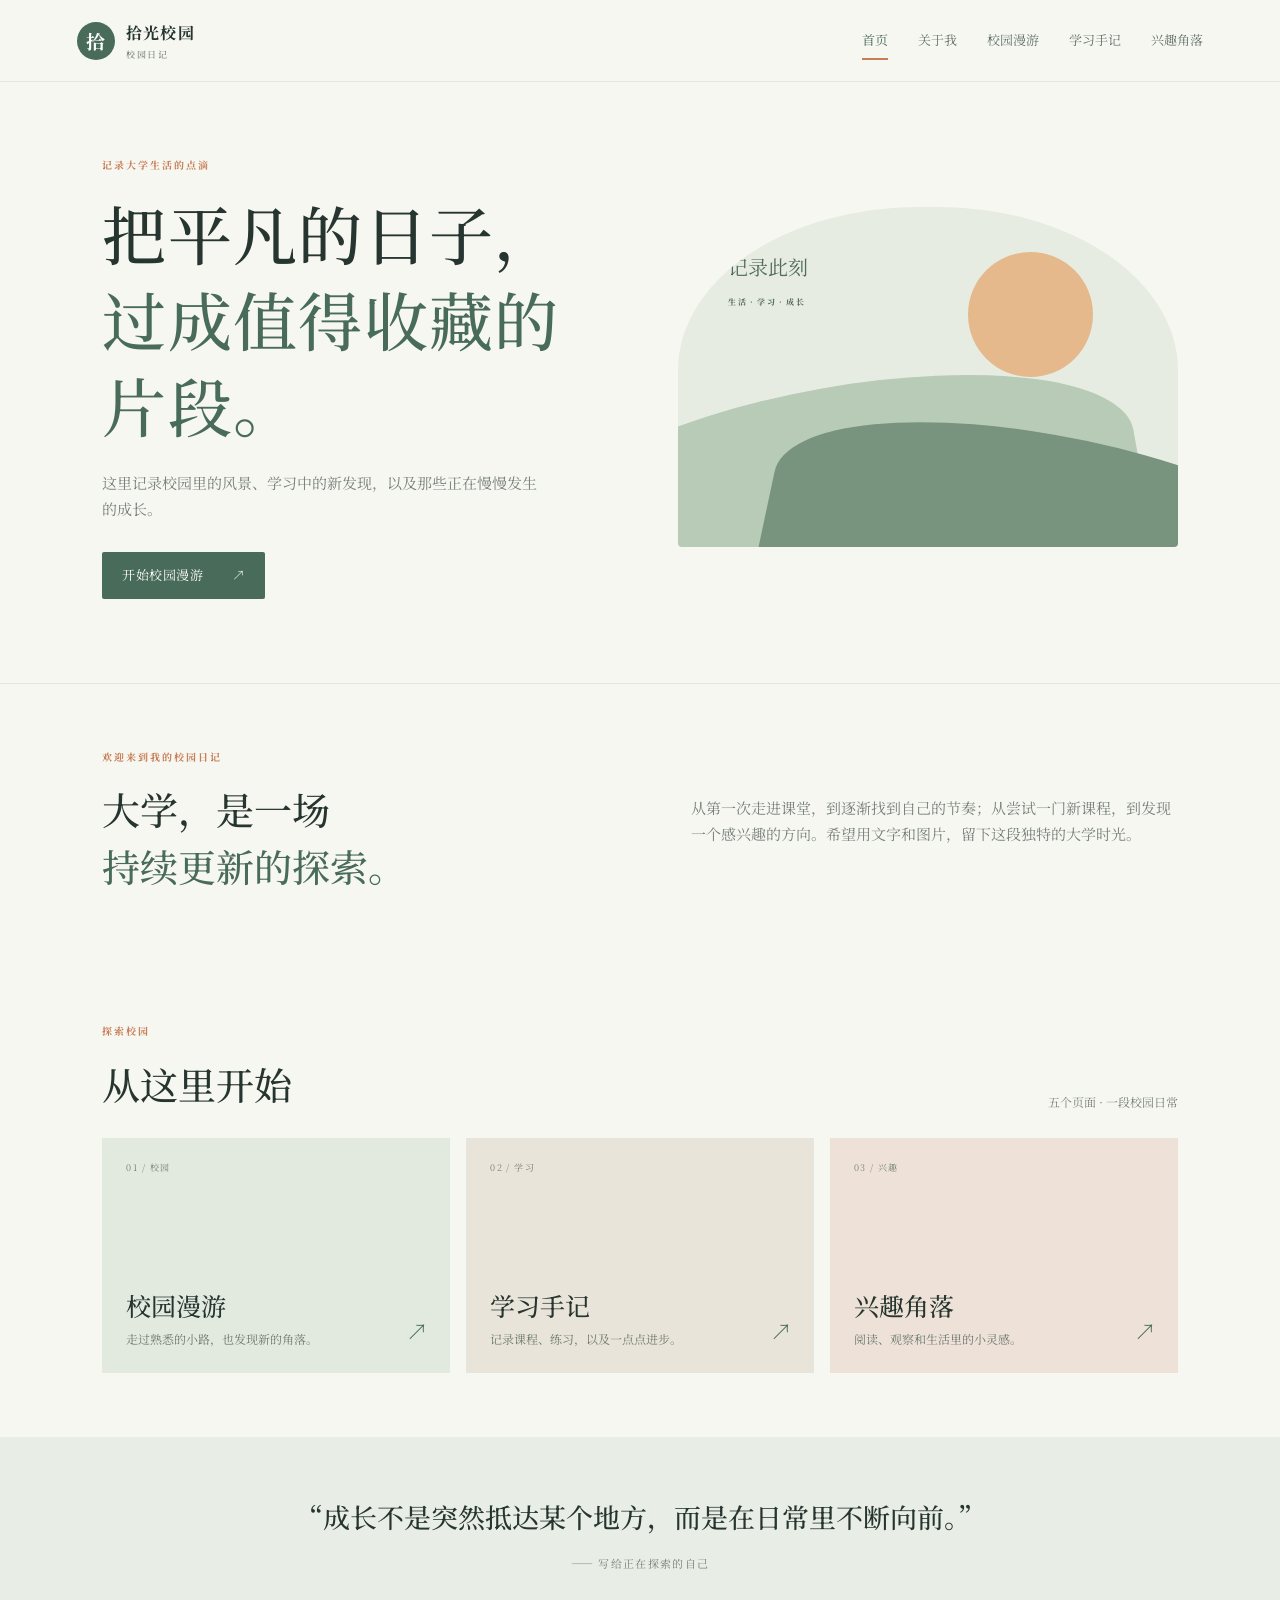
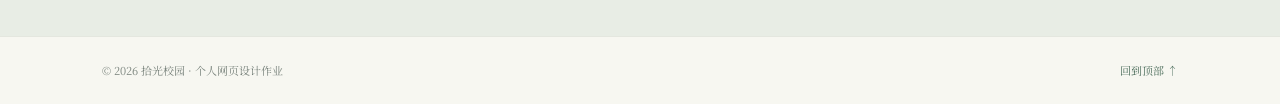
<file: index.html>
<!DOCTYPE html>
<html lang="zh-CN">
<head>
  <meta charset="UTF-8">
  <meta name="viewport" content="width=device-width, initial-scale=1.0">
  <meta name="description" content="记录大学生活、校园风景与成长片段的个人网站。">
  <title>拾光校园 | 首页</title>
  <link rel="stylesheet" href="web/css/style.css">
</head>
<body>
  <header class="site-header">
    <a class="brand" href="index.html"><span class="brand-mark">拾</span><span>拾光校园<small>校园日记</small></span></a>
    <button class="menu-toggle" aria-label="打开导航" aria-expanded="false">☰</button>
    <nav class="site-nav">
      <a class="active" href="index.html">首页</a>
      <a href="web/about.html">关于我</a>
      <a href="web/campus.html">校园漫游</a>
      <a href="web/study.html">学习手记</a>
      <a href="web/interests.html">兴趣角落</a>
    </nav>
  </header>

  <main>
    <section class="hero">
      <div class="hero-copy">
        <p class="eyebrow">记录大学生活的点滴</p>
        <h1>把平凡的日子，<br><em>过成值得收藏的片段。</em></h1>
        <p class="hero-text">这里记录校园里的风景、学习中的新发现，以及那些正在慢慢发生的成长。</p>
        <a class="button" href="web/campus.html">开始校园漫游 <span>↗</span></a>
      </div>
      <div class="hero-art">
        <div class="sun"></div>
        <div class="hill hill-back"></div>
        <div class="hill hill-front"></div>
        <div class="art-note">记录此刻<br><b>生活 · 学习 · 成长</b></div>
      </div>
    </section>

    <section class="section intro-grid">
      <div>
        <p class="eyebrow">欢迎来到我的校园日记</p>
        <h2>大学，是一场<br><em>持续更新的探索。</em></h2>
      </div>
      <p class="lead">从第一次走进课堂，到逐渐找到自己的节奏；从尝试一门新课程，到发现一个感兴趣的方向。希望用文字和图片，留下这段独特的大学时光。</p>
    </section>

    <section class="section">
      <div class="section-heading">
        <div><p class="eyebrow">探索校园</p><h2>从这里开始</h2></div>
        <span class="muted">五个页面 · 一段校园日常</span>
      </div>
      <div class="card-grid">
        <a class="feature-card card-campus" href="web/campus.html"><span class="card-number">01 / 校园</span><h3>校园漫游</h3><p>走过熟悉的小路，也发现新的角落。</p><span class="card-arrow">↗</span></a>
        <a class="feature-card card-study" href="web/study.html"><span class="card-number">02 / 学习</span><h3>学习手记</h3><p>记录课程、练习，以及一点点进步。</p><span class="card-arrow">↗</span></a>
        <a class="feature-card card-interest" href="web/interests.html"><span class="card-number">03 / 兴趣</span><h3>兴趣角落</h3><p>阅读、观察和生活里的小灵感。</p><span class="card-arrow">↗</span></a>
      </div>
    </section>

    <section class="quote-band">
      <p>“成长不是突然抵达某个地方，而是在日常里不断向前。”</p>
      <span>—— 写给正在探索的自己</span>
    </section>
  </main>

  <footer class="site-footer"><span>© 2026 拾光校园 · 个人网页设计作业</span><a href="index.html">回到顶部 ↑</a></footer>
  <script src="web/js/main.js"></script>
</body>
</html>
</file>
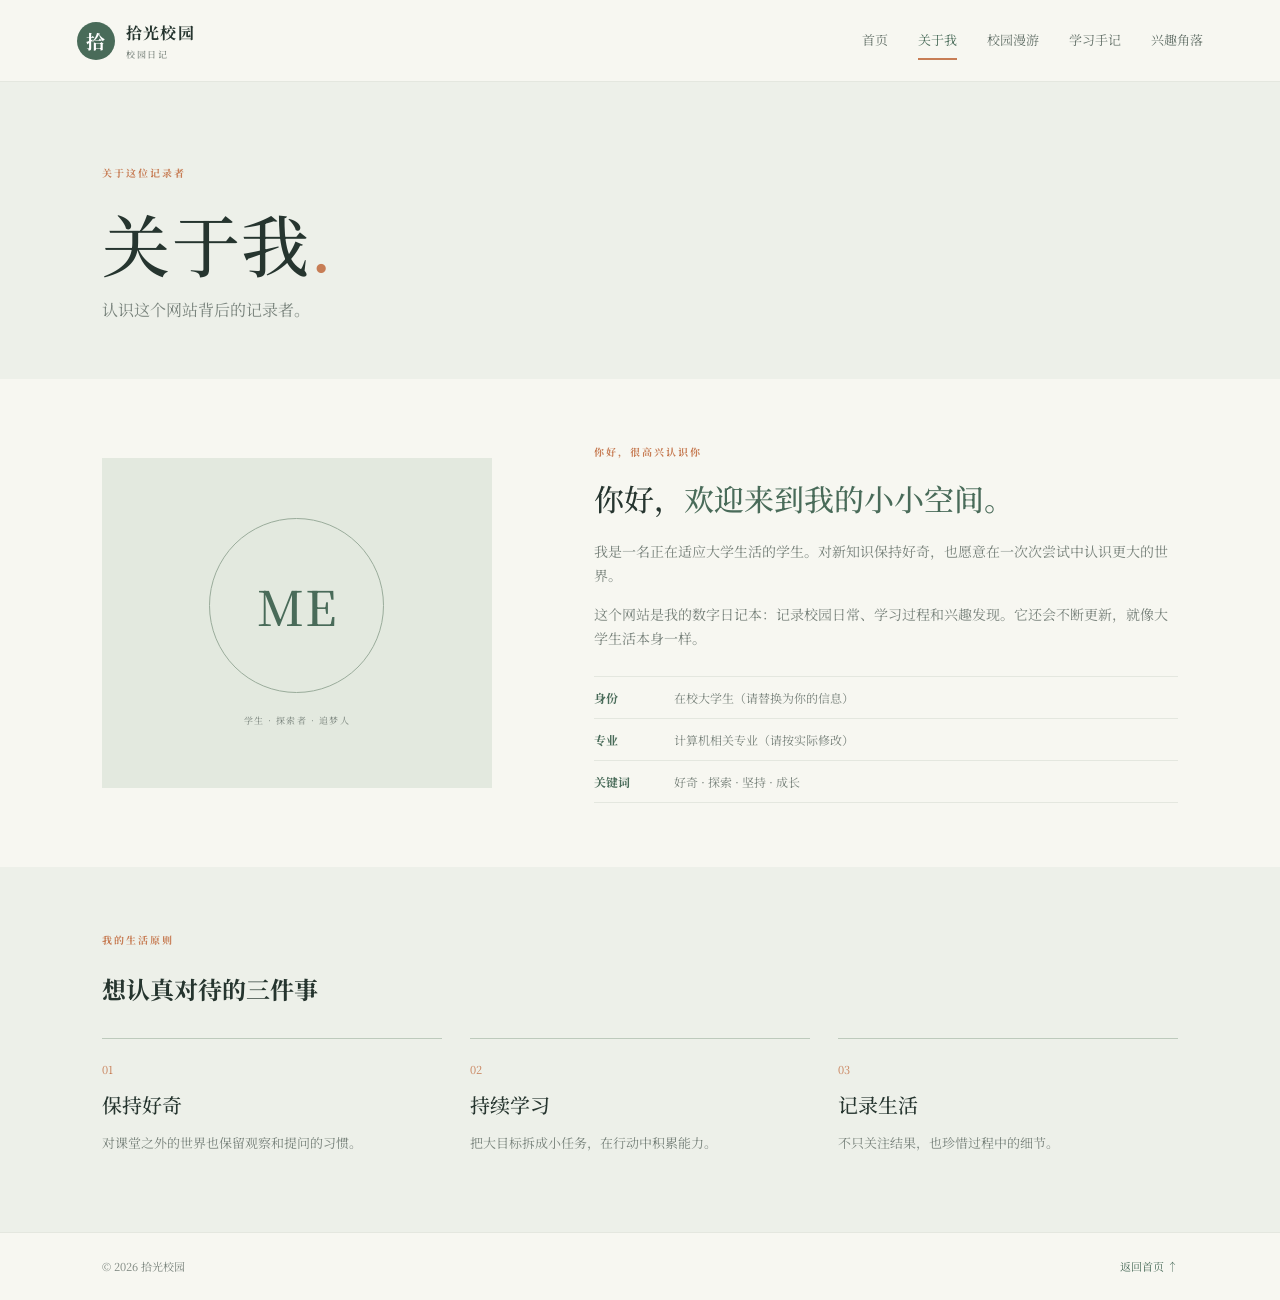
<file: web/about.html>
<!DOCTYPE html>
<html lang="zh-CN">
<head><meta charset="UTF-8"><meta name="viewport" content="width=device-width, initial-scale=1.0"><title>关于我 | 拾光校园</title><link rel="stylesheet" href="css/style.css"></head>
<body>
<header class="site-header"><a class="brand" href="../index.html"><span class="brand-mark">拾</span><span>拾光校园<small>校园日记</small></span></a><button class="menu-toggle" aria-label="打开导航" aria-expanded="false">☰</button><nav class="site-nav"><a href="../index.html">首页</a><a class="active" href="about.html">关于我</a><a href="campus.html">校园漫游</a><a href="study.html">学习手记</a><a href="interests.html">兴趣角落</a></nav></header>
<main class="page-main">
  <section class="page-hero"><p class="eyebrow">关于这位记录者</p><h1>关于我<span class="title-dot">.</span></h1><p>认识这个网站背后的记录者。</p></section>
  <section class="profile-layout section">
    <div class="profile-visual"><div class="profile-circle">ME</div><span>学生 · 探索者 · 追梦人</span></div>
    <div class="profile-copy"><p class="eyebrow">你好，很高兴认识你</p><h2>你好，<em>欢迎来到我的小小空间。</em></h2>
      <p>我是一名正在适应大学生活的学生。对新知识保持好奇，也愿意在一次次尝试中认识更大的世界。</p>
      <p>这个网站是我的数字日记本：记录校园日常、学习过程和兴趣发现。它还会不断更新，就像大学生活本身一样。</p>
      <div class="info-list"><div><b>身份</b><span>在校大学生（请替换为你的信息）</span></div><div><b>专业</b><span>计算机相关专业（请按实际修改）</span></div><div><b>关键词</b><span>好奇 · 探索 · 坚持 · 成长</span></div></div>
    </div>
  </section>
  <section class="section soft-panel"><p class="eyebrow">我的生活原则</p><h2>想认真对待的三件事</h2><div class="values-grid"><article><span>01</span><h3>保持好奇</h3><p>对课堂之外的世界也保留观察和提问的习惯。</p></article><article><span>02</span><h3>持续学习</h3><p>把大目标拆成小任务，在行动中积累能力。</p></article><article><span>03</span><h3>记录生活</h3><p>不只关注结果，也珍惜过程中的细节。</p></article></div></section>
</main>
<footer class="site-footer"><span>© 2026 拾光校园</span><a href="../index.html">返回首页 ↑</a></footer><script src="js/main.js"></script></body></html>
</file>
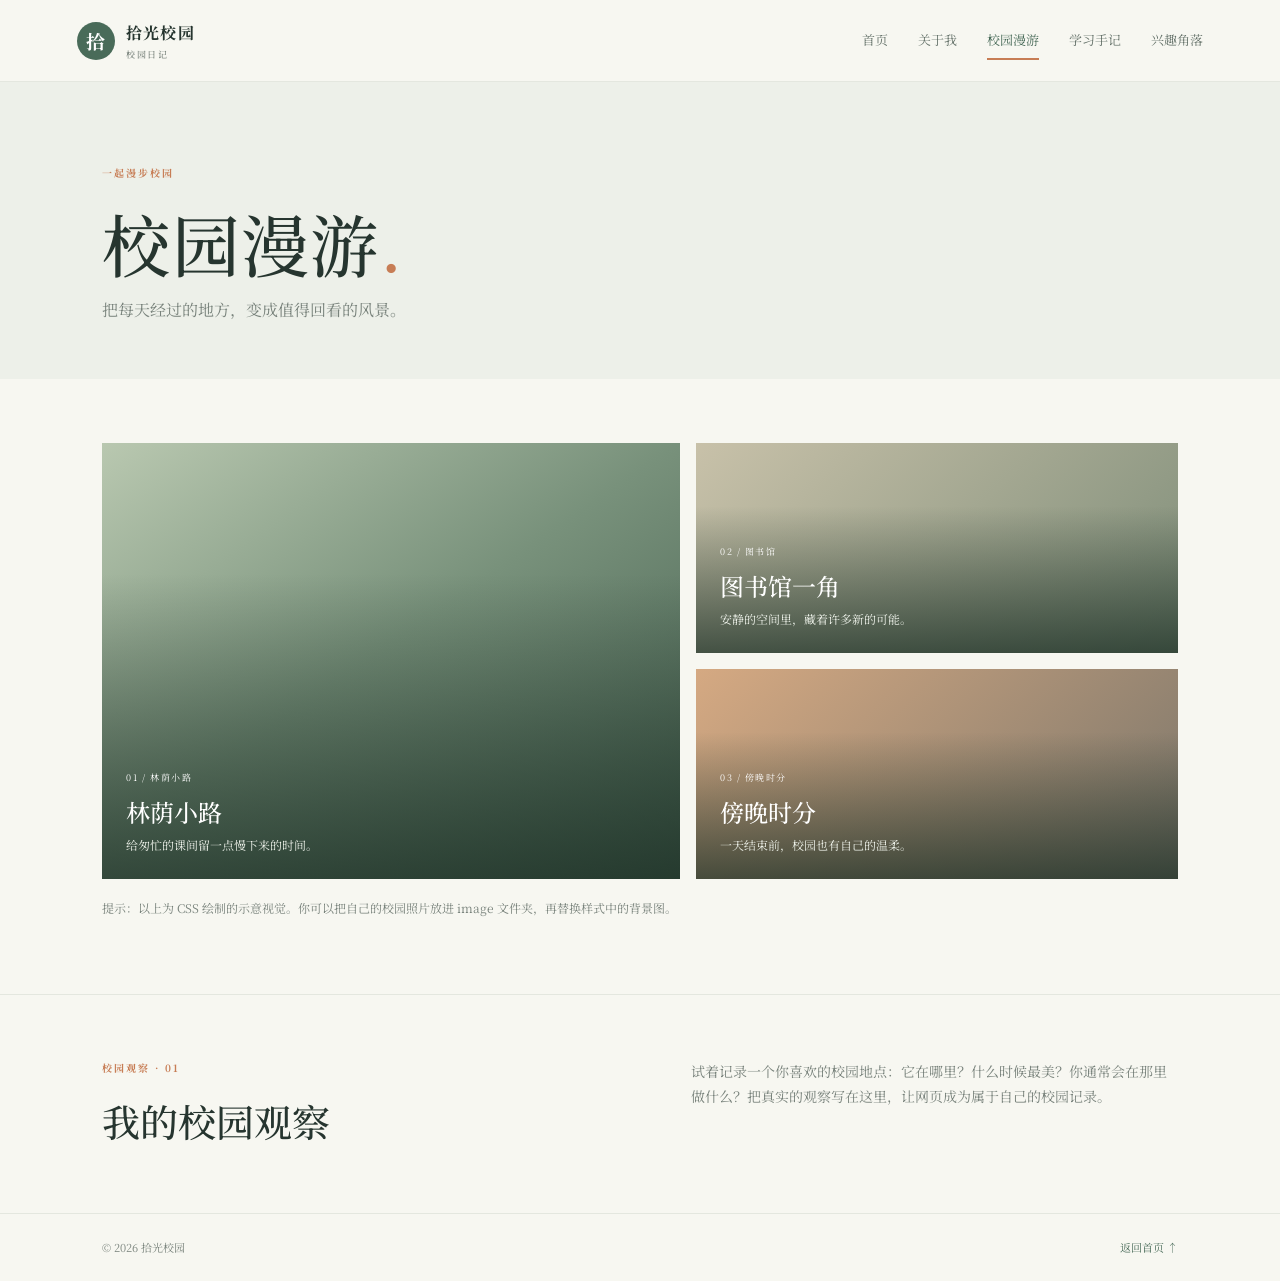
<file: web/campus.html>
<!DOCTYPE html>
<html lang="zh-CN">
<head><meta charset="UTF-8"><meta name="viewport" content="width=device-width, initial-scale=1.0"><title>校园漫游 | 拾光校园</title><link rel="stylesheet" href="css/style.css"></head>
<body>
<header class="site-header"><a class="brand" href="../index.html"><span class="brand-mark">拾</span><span>拾光校园<small>校园日记</small></span></a><button class="menu-toggle" aria-label="打开导航" aria-expanded="false">☰</button><nav class="site-nav"><a href="../index.html">首页</a><a href="about.html">关于我</a><a class="active" href="campus.html">校园漫游</a><a href="study.html">学习手记</a><a href="interests.html">兴趣角落</a></nav></header>
<main class="page-main">
  <section class="page-hero"><p class="eyebrow">一起漫步校园</p><h1>校园漫游<span class="title-dot">.</span></h1><p>把每天经过的地方，变成值得回看的风景。</p></section>
  <section class="section">
    <div class="photo-grid">
      <article class="photo-card photo-one"><div><span>01 / 林荫小路</span><h3>林荫小路</h3><p>给匆忙的课间留一点慢下来的时间。</p></div></article>
      <article class="photo-card photo-two"><div><span>02 / 图书馆</span><h3>图书馆一角</h3><p>安静的空间里，藏着许多新的可能。</p></div></article>
      <article class="photo-card photo-three"><div><span>03 / 傍晚时分</span><h3>傍晚时分</h3><p>一天结束前，校园也有自己的温柔。</p></div></article>
    </div>
    <p class="image-tip">提示：以上为 CSS 绘制的示意视觉。你可以把自己的校园照片放进 image 文件夹，再替换样式中的背景图。</p>
  </section>
  <section class="section journal-entry"><div><p class="eyebrow">校园观察 · 01</p><h2>我的校园观察</h2></div><p>试着记录一个你喜欢的校园地点：它在哪里？什么时候最美？你通常会在那里做什么？把真实的观察写在这里，让网页成为属于自己的校园记录。</p></section>
</main>
<footer class="site-footer"><span>© 2026 拾光校园</span><a href="../index.html">返回首页 ↑</a></footer><script src="js/main.js"></script></body></html>
</file>
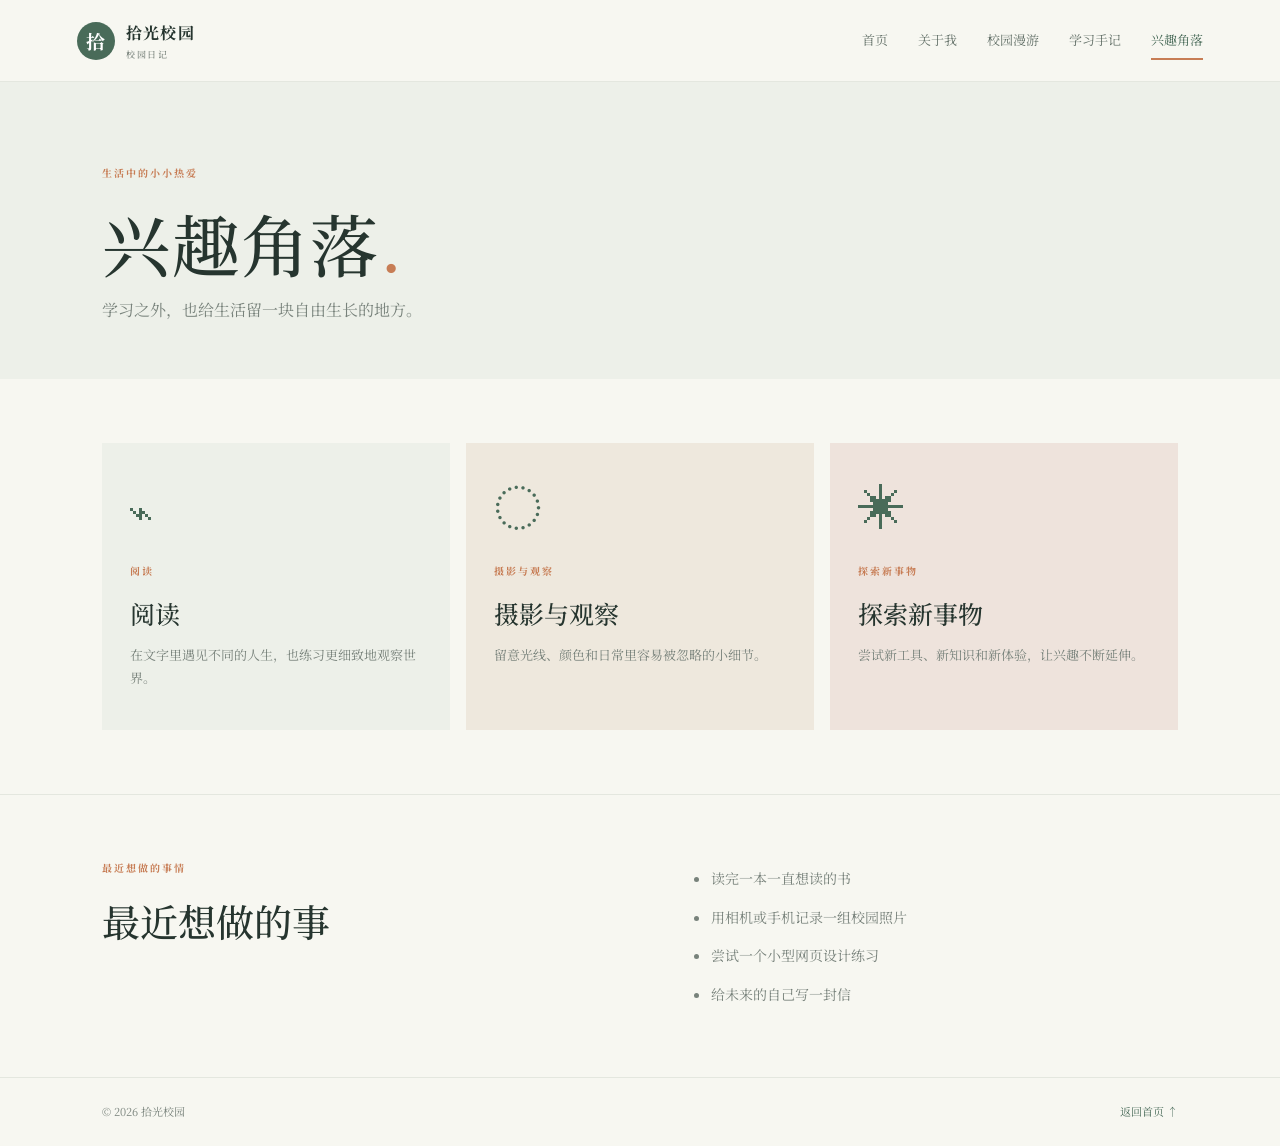
<file: web/interests.html>
<!DOCTYPE html>
<html lang="zh-CN">
<head><meta charset="UTF-8"><meta name="viewport" content="width=device-width, initial-scale=1.0"><title>兴趣角落 | 拾光校园</title><link rel="stylesheet" href="css/style.css"></head>
<body>
<header class="site-header"><a class="brand" href="../index.html"><span class="brand-mark">拾</span><span>拾光校园<small>校园日记</small></span></a><button class="menu-toggle" aria-label="打开导航" aria-expanded="false">☰</button><nav class="site-nav"><a href="../index.html">首页</a><a href="about.html">关于我</a><a href="campus.html">校园漫游</a><a href="study.html">学习手记</a><a class="active" href="interests.html">兴趣角落</a></nav></header>
<main class="page-main">
  <section class="page-hero"><p class="eyebrow">生活中的小小热爱</p><h1>兴趣角落<span class="title-dot">.</span></h1><p>学习之外，也给生活留一块自由生长的地方。</p></section>
  <section class="section hobby-grid">
    <article class="hobby-card"><div class="hobby-symbol">⌁</div><p class="eyebrow">阅读</p><h2>阅读</h2><p>在文字里遇见不同的人生，也练习更细致地观察世界。</p></article>
    <article class="hobby-card"><div class="hobby-symbol">◌</div><p class="eyebrow">摄影与观察</p><h2>摄影与观察</h2><p>留意光线、颜色和日常里容易被忽略的小细节。</p></article>
    <article class="hobby-card"><div class="hobby-symbol">✳</div><p class="eyebrow">探索新事物</p><h2>探索新事物</h2><p>尝试新工具、新知识和新体验，让兴趣不断延伸。</p></article>
  </section>
  <section class="section reading-list"><div><p class="eyebrow">最近想做的事情</p><h2>最近想做的事</h2></div><ul><li>读完一本一直想读的书</li><li>用相机或手机记录一组校园照片</li><li>尝试一个小型网页设计练习</li><li>给未来的自己写一封信</li></ul></section>
</main>
<footer class="site-footer"><span>© 2026 拾光校园</span><a href="../index.html">返回首页 ↑</a></footer><script src="js/main.js"></script></body></html>
</file>
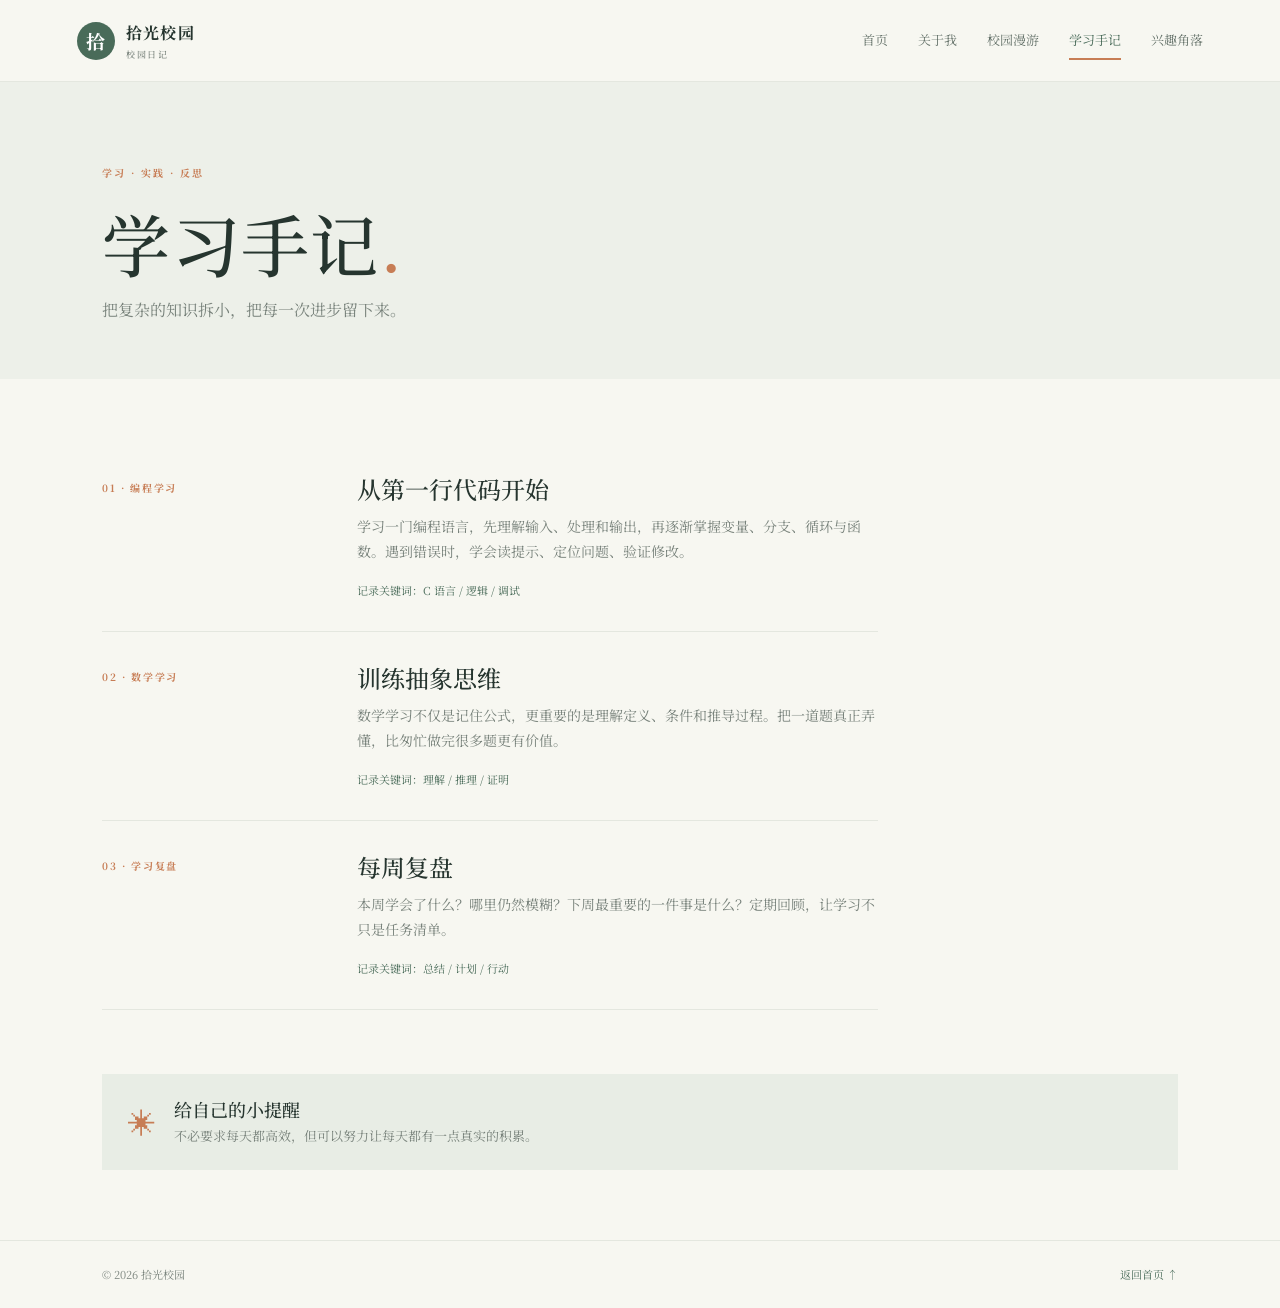
<file: web/study.html>
<!DOCTYPE html>
<html lang="zh-CN">
<head><meta charset="UTF-8"><meta name="viewport" content="width=device-width, initial-scale=1.0"><title>学习手记 | 拾光校园</title><link rel="stylesheet" href="css/style.css"></head>
<body>
<header class="site-header"><a class="brand" href="../index.html"><span class="brand-mark">拾</span><span>拾光校园<small>校园日记</small></span></a><button class="menu-toggle" aria-label="打开导航" aria-expanded="false">☰</button><nav class="site-nav"><a href="../index.html">首页</a><a href="about.html">关于我</a><a href="campus.html">校园漫游</a><a class="active" href="study.html">学习手记</a><a href="interests.html">兴趣角落</a></nav></header>
<main class="page-main">
  <section class="page-hero"><p class="eyebrow">学习 · 实践 · 反思</p><h1>学习手记<span class="title-dot">.</span></h1><p>把复杂的知识拆小，把每一次进步留下来。</p></section>
  <section class="section timeline">
    <article class="timeline-item"><span class="timeline-tag">01 · 编程学习</span><div><h2>从第一行代码开始</h2><p>学习一门编程语言，先理解输入、处理和输出，再逐渐掌握变量、分支、循环与函数。遇到错误时，学会读提示、定位问题、验证修改。</p><small>记录关键词：C 语言 / 逻辑 / 调试</small></div></article>
    <article class="timeline-item"><span class="timeline-tag">02 · 数学学习</span><div><h2>训练抽象思维</h2><p>数学学习不仅是记住公式，更重要的是理解定义、条件和推导过程。把一道题真正弄懂，比匆忙做完很多题更有价值。</p><small>记录关键词：理解 / 推理 / 证明</small></div></article>
    <article class="timeline-item"><span class="timeline-tag">03 · 学习复盘</span><div><h2>每周复盘</h2><p>本周学会了什么？哪里仍然模糊？下周最重要的一件事是什么？定期回顾，让学习不只是任务清单。</p><small>记录关键词：总结 / 计划 / 行动</small></div></article>
  </section>
  <section class="note-box"><span class="note-icon">✳</span><div><h3>给自己的小提醒</h3><p>不必要求每天都高效，但可以努力让每天都有一点真实的积累。</p></div></section>
</main>
<footer class="site-footer"><span>© 2026 拾光校园</span><a href="../index.html">返回首页 ↑</a></footer><script src="js/main.js"></script></body></html>
</file>
<file: web/css/style.css>
@import url('https://fonts.googleapis.com/css2?family=Noto+Serif+SC:wght@400;500;600;700&family=DM+Sans:wght@400;500;600;700&display=swap');
:root{--ink:#26352f;--muted:#78827b;--paper:#f7f7f1;--green:#496b59;--sage:#dce6d9;--line:#e4e7df;--accent:#c77d55}
*{box-sizing:border-box}html{scroll-behavior:smooth}body{margin:0;background:var(--paper);color:var(--ink);font-family:"Noto Serif SC","PingFang SC","Microsoft YaHei",sans-serif;line-height:1.75}a{color:inherit;text-decoration:none}.site-header{height:82px;padding:0 max(6vw,24px);display:flex;align-items:center;justify-content:space-between;border-bottom:1px solid var(--line);background:rgba(247,247,241,.94);position:sticky;top:0;z-index:10;backdrop-filter:blur(12px)}.brand{display:flex;align-items:center;gap:11px;font-weight:700;letter-spacing:.08em}.brand small{display:block;font-size:9px;letter-spacing:.2em;color:var(--muted);font-weight:500}.brand-mark{width:38px;height:38px;background:var(--green);color:white;display:grid;place-items:center;border-radius:50%;font-family:"Noto Serif SC",serif;font-size:19px}.site-nav{display:flex;gap:30px;font-size:13px;color:#66736b}.site-nav a{padding:8px 0;position:relative}.site-nav a:hover,.site-nav a.active{color:var(--green)}.site-nav a.active:after{content:"";height:2px;background:var(--accent);position:absolute;bottom:0;left:0;right:0}.menu-toggle{display:none;border:0;background:none;font-size:24px;color:var(--ink)}.hero{padding:74px max(8vw,28px) 84px;display:grid;grid-template-columns:1fr 1fr;gap:6vw;align-items:center;min-height:510px}.eyebrow{font-size:10px;letter-spacing:.2em;color:var(--accent);font-weight:700;margin:0 0 15px}.hero h1,.page-hero h1{font-family:"Noto Serif SC",serif;font-weight:500;font-size:clamp(38px,5vw,64px);line-height:1.35;letter-spacing:.02em;margin:0 0 22px}.hero h1 em,.intro-grid h2 em,.profile-copy h2 em{font-style:normal;color:var(--green)}.hero-text{max-width:440px;color:var(--muted);font-size:15px;margin-bottom:30px}.button{display:inline-flex;gap:28px;align-items:center;background:var(--green);color:white;padding:12px 20px;font-size:13px;letter-spacing:.04em;border-radius:2px;transition:.2s}.button:hover{background:#304d3e;transform:translateY(-2px)}.hero-art{height:340px;position:relative;overflow:hidden;background:#e7ece2;border-radius:48% 48% 4px 4px}.sun{position:absolute;width:125px;height:125px;border-radius:50%;background:#e6b98c;right:17%;top:13%}.hill{position:absolute;bottom:-30px;width:120%;height:190px;border-radius:50% 50% 0 0}.hill-back{background:#b8cbb7;left:-28%;transform:rotate(-10deg)}.hill-front{background:#78947e;left:18%;bottom:-82px;transform:rotate(12deg)}.art-note{position:absolute;left:10%;top:13%;font-family:"Noto Serif SC",serif;font-size:20px;line-height:1.5;color:#536b58}.art-note b{font:700 8px "Noto Serif SC",sans-serif;letter-spacing:.15em}.section{padding:64px max(8vw,28px)}.intro-grid{display:grid;grid-template-columns:1fr 1fr;gap:8vw;align-items:center;border-top:1px solid var(--line)}.intro-grid h2,.section-heading h2,.journal-entry h2,.reading-list h2{font:500 clamp(27px,3vw,38px)/1.5 "Noto Serif SC",serif;margin:0}.lead{color:var(--muted);font-size:15px;max-width:500px}.section-heading{display:flex;justify-content:space-between;align-items:end;margin-bottom:26px}.muted,.image-tip{font-size:12px;color:var(--muted)}.card-grid{display:grid;grid-template-columns:repeat(3,1fr);gap:16px}.feature-card{min-height:235px;padding:24px;position:relative;display:flex;flex-direction:column;justify-content:end;overflow:hidden;transition:.25s}.feature-card:hover{transform:translateY(-5px)}.card-campus{background:#e2e9df}.card-study{background:#e9e4d9}.card-interest{background:#eee2d8}.card-number{position:absolute;top:22px;left:24px;font-size:9px;letter-spacing:.16em;color:#758176}.feature-card h3{font:500 25px "Noto Serif SC",serif;margin:0 0 5px}.feature-card p{font-size:12px;color:#6f7a71;margin:0;max-width:220px}.card-arrow{position:absolute;right:22px;bottom:22px;font-size:22px;color:var(--green)}.quote-band{padding:60px 24px;text-align:center;background:#e8ede5}.quote-band p{font:500 clamp(19px,2.5vw,27px) "Noto Serif SC",serif;margin:0 0 12px}.quote-band span{font-size:11px;letter-spacing:.12em;color:var(--muted)}.site-footer{padding:24px max(8vw,28px);display:flex;justify-content:space-between;font-size:11px;color:var(--muted);border-top:1px solid var(--line)}.site-footer a{color:var(--green)}.page-main{min-height:70vh}.page-hero{padding:82px max(8vw,28px) 55px;background:#edf0e9}.page-hero h1{font-size:clamp(42px,6vw,68px);margin-bottom:8px}.page-hero>p:last-child{color:var(--muted);margin:0}.title-dot{color:var(--accent)}.profile-layout{display:grid;grid-template-columns:.8fr 1.2fr;gap:8vw;align-items:center}.profile-visual{height:330px;background:#e3e9df;display:flex;flex-direction:column;justify-content:center;align-items:center;gap:20px;color:var(--muted);font-size:9px;letter-spacing:.16em}.profile-circle{width:175px;height:175px;border:1px solid #9aac9b;border-radius:50%;display:grid;place-items:center;color:var(--green);font:500 48px "Noto Serif SC",serif}.profile-copy h2{font:500 30px/1.5 "Noto Serif SC",serif;margin:0 0 18px}.profile-copy>p:not(.eyebrow){color:var(--muted);font-size:14px}.info-list{margin-top:25px;border-top:1px solid var(--line)}.info-list div{display:grid;grid-template-columns:80px 1fr;padding:10px 0;border-bottom:1px solid var(--line);font-size:12px}.info-list b{color:var(--green)}.info-list span{color:var(--muted)}.soft-panel{background:#edf0e9}.values-grid{display:grid;grid-template-columns:repeat(3,1fr);gap:28px;margin-top:28px}.values-grid article{border-top:1px solid #bdcabc;padding-top:15px}.values-grid article span{font-size:11px;color:var(--accent)}.values-grid h3{font:500 20px "Noto Serif SC",serif;margin:8px 0}.values-grid p{font-size:13px;color:var(--muted)}.photo-grid{display:grid;grid-template-columns:1.2fr 1fr;grid-template-rows:210px 210px;gap:16px}.photo-card{position:relative;overflow:hidden;display:flex;align-items:end;padding:24px;color:white;background:linear-gradient(145deg,#a9bda9,#526d5d)}.photo-card:before{content:"";position:absolute;inset:0;background:linear-gradient(0deg,rgba(26,45,35,.72),transparent 70%)}.photo-card>div{position:relative}.photo-card span{font-size:9px;letter-spacing:.17em}.photo-card h3{font:500 24px "Noto Serif SC",serif;margin:5px 0}.photo-card p{font-size:12px;margin:0;color:#edf1e9}.photo-one{grid-row:span 2;background:linear-gradient(145deg,#b9c8b0 0%,#78917b 48%,#435d4d 100%)}.photo-two{background:linear-gradient(135deg,#c8c1a9,#7e8d79)}.photo-three{background:linear-gradient(135deg,#d5a982,#7b766b)}.image-tip{margin-top:18px}.journal-entry{display:grid;grid-template-columns:1fr 1fr;gap:8vw;border-top:1px solid var(--line)}.journal-entry>p{color:var(--muted);font-size:14px;margin:0}.timeline{max-width:980px}.timeline-item{display:grid;grid-template-columns:220px 1fr;gap:35px;padding:28px 0;border-bottom:1px solid var(--line)}.timeline-tag{font-size:10px;letter-spacing:.16em;color:var(--accent);font-weight:700;padding-top:8px}.timeline-item h2{font:500 24px "Noto Serif SC",serif;margin:0 0 8px}.timeline-item p{color:var(--muted);font-size:14px;margin:0 0 12px}.timeline-item small{font-size:11px;color:var(--green)}.note-box{margin:0 max(8vw,28px) 70px;padding:22px 26px;background:#e8ede5;display:flex;gap:18px;align-items:center}.note-icon{font-size:28px;color:var(--accent)}.note-box h3{font:500 18px "Noto Serif SC",serif;margin:0 0 3px}.note-box p{font-size:13px;color:var(--muted);margin:0}.hobby-grid{display:grid;grid-template-columns:repeat(3,1fr);gap:16px}.hobby-card{background:#edf0e9;padding:28px;min-height:260px}.hobby-card:nth-child(2){background:#eee8dd}.hobby-card:nth-child(3){background:#eee3dc}.hobby-symbol{font:48px "Noto Serif SC",serif;color:var(--green);margin-bottom:22px}.hobby-card h2{font:500 25px "Noto Serif SC",serif;margin:0 0 8px}.hobby-card>p:last-child{font-size:13px;color:var(--muted)}.reading-list{display:grid;grid-template-columns:1fr 1fr;gap:8vw;border-top:1px solid var(--line)}.reading-list ul{margin:0;padding-left:20px;color:var(--muted);font-size:14px}.reading-list li{padding:7px 0}
@media(max-width:760px){.site-header{height:70px}.menu-toggle{display:block}.site-nav{display:none;position:absolute;top:69px;left:0;right:0;background:var(--paper);padding:15px 25px 22px;flex-direction:column;gap:8px;border-bottom:1px solid var(--line)}.site-nav.open{display:flex}.site-nav a{padding:7px 0}.hero{grid-template-columns:1fr;padding-top:55px;gap:35px}.hero-art{height:260px}.intro-grid,.profile-layout,.journal-entry,.reading-list{grid-template-columns:1fr;gap:22px}.card-grid,.values-grid,.hobby-grid{grid-template-columns:1fr}.feature-card{min-height:190px}.section-heading{align-items:start;gap:10px;flex-direction:column}.photo-grid{grid-template-columns:1fr;grid-template-rows:220px 190px 190px}.photo-one{grid-row:auto}.timeline-item{grid-template-columns:1fr;gap:8px}.profile-visual{height:250px}.site-footer{gap:15px;flex-wrap:wrap}}
</file>
